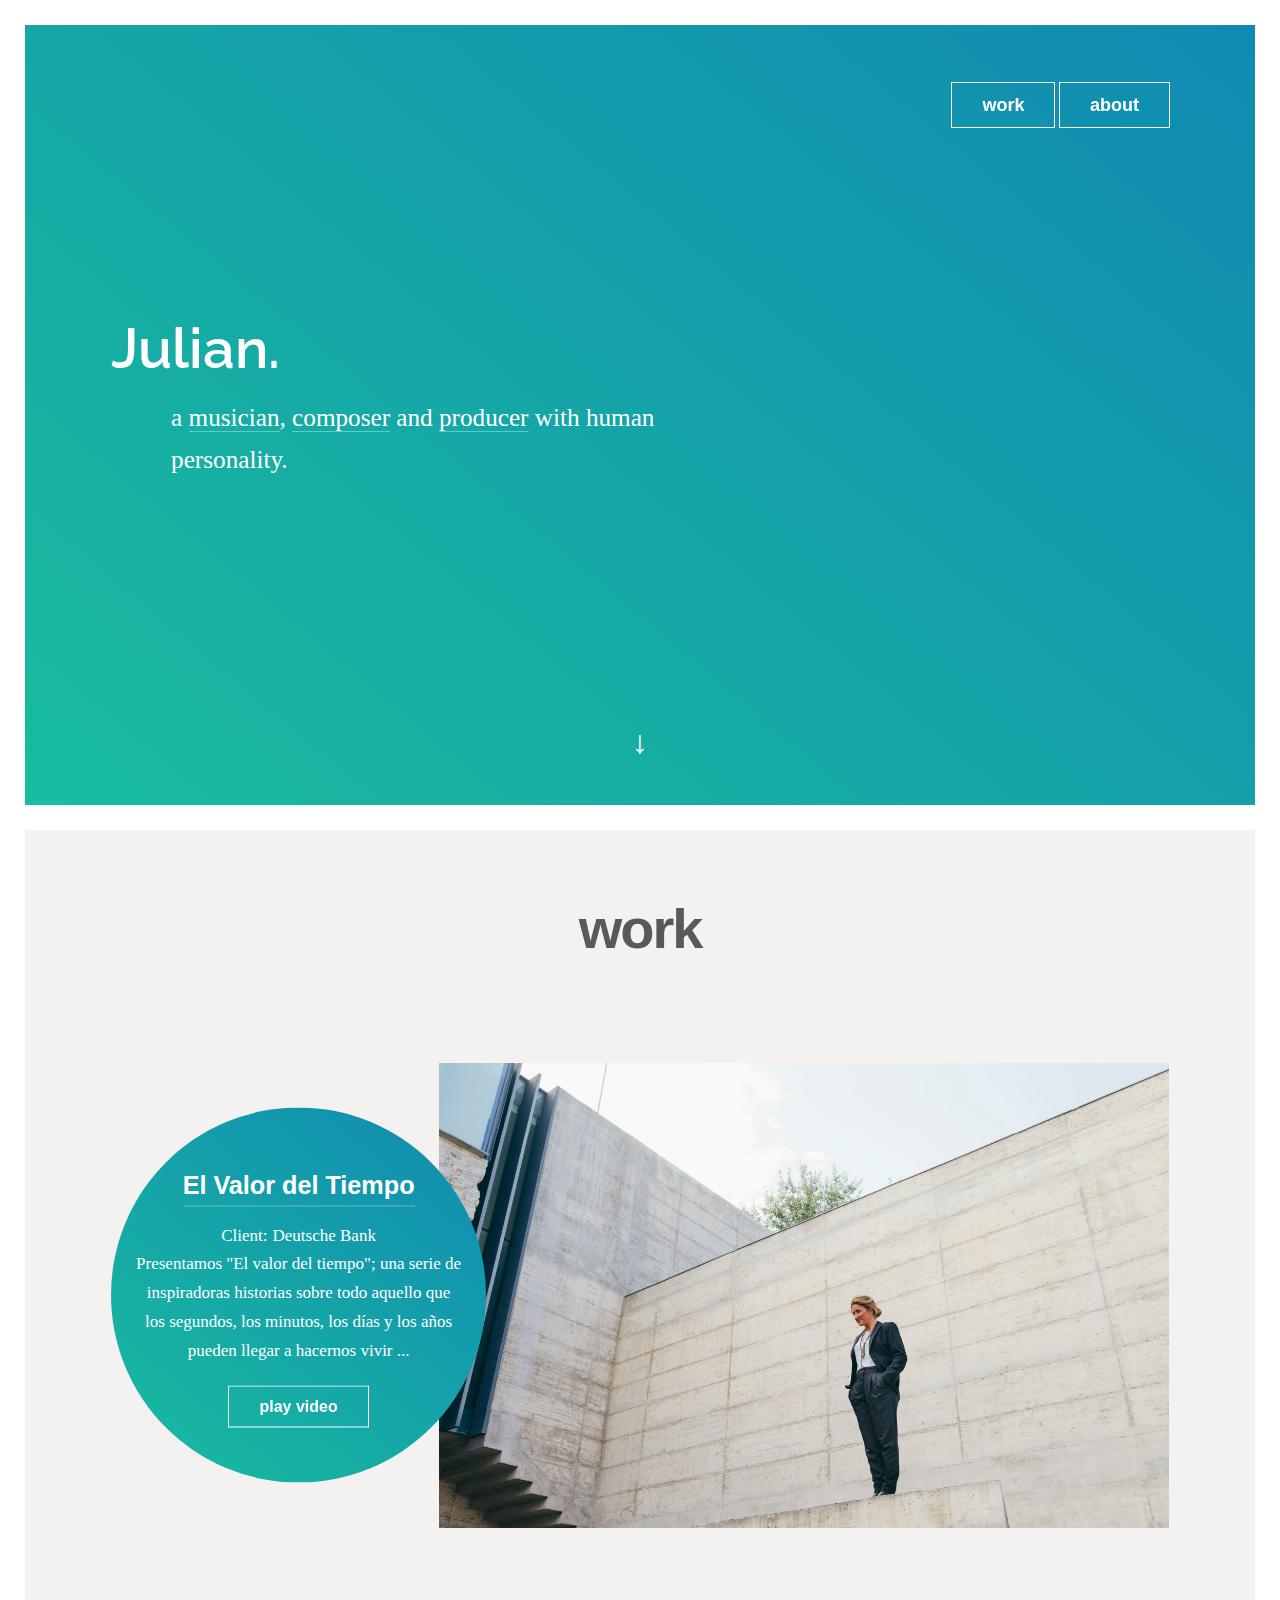
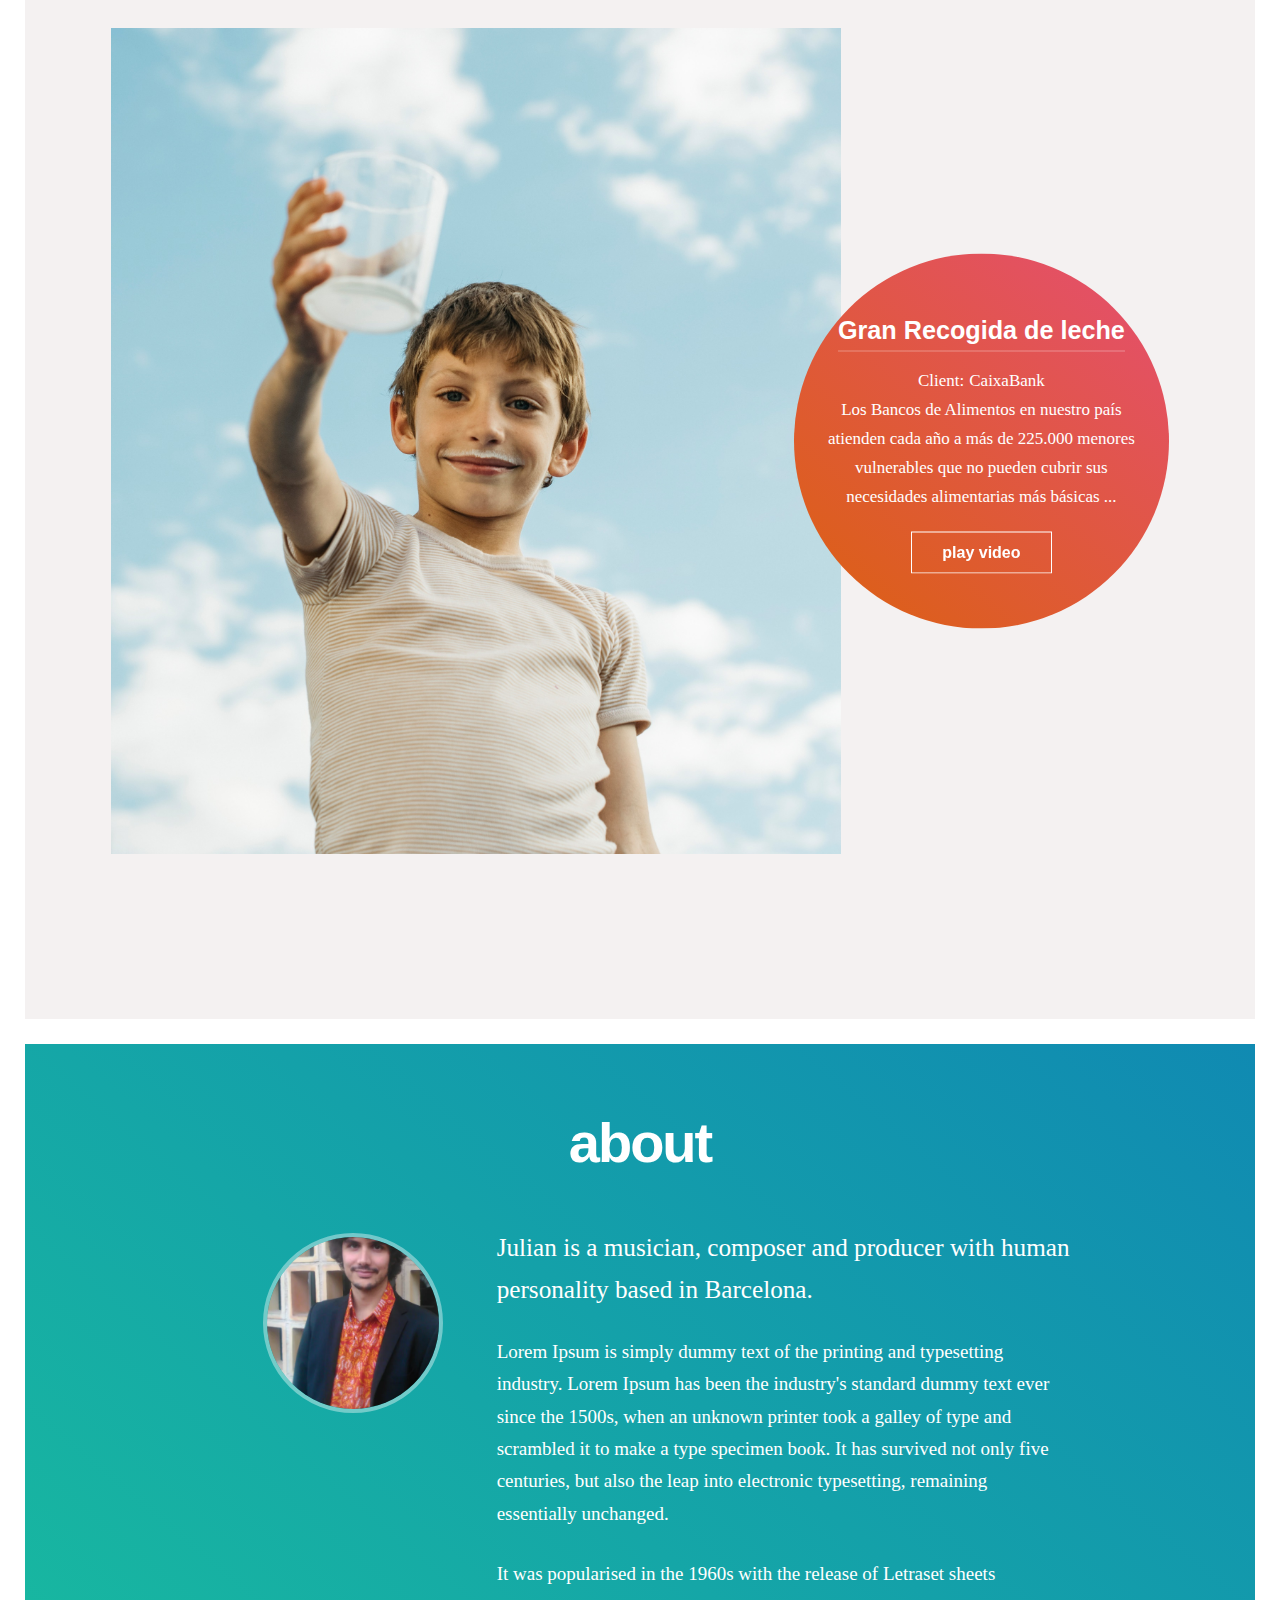
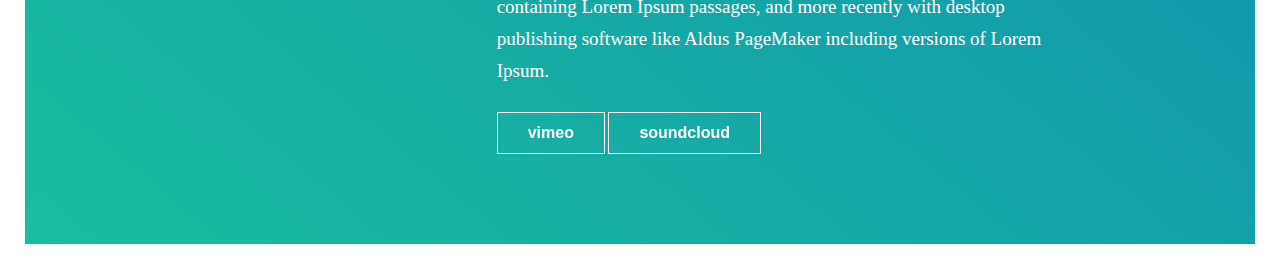
<file: index.html>
<!DOCTYPE html>
<html>

<head>
    <meta charset="utf-8" />
    <meta http-equiv="x-ua-compatible" content="ie=edge" />
    <meta name="viewport" content="width=device-width, initial-scale=1, shrink-to-fit=no" />
    <title>Julian Alvarez Chaia</title>
    <meta name="description" content="Julian Alvarez Chaia is a musician, composer and producer with human personality." />
    <link href="https://fonts.googleapis.com/css?family=Raleway:900&display=swap" rel="stylesheet">
    <link href="static/styles.css" rel="stylesheet">
    <!-- Global site tag (gtag.js) - Google Analytics -->
    <script async src="https://www.googletagmanager.com/gtag/js?id=UA-155720562-1"></script>
    <script>
      window.dataLayer = window.dataLayer || [];
      function gtag(){dataLayer.push(arguments);}
      gtag('js', new Date());

      gtag('config', 'UA-155720562-1');
    </script>
</head>

<body>
    <div>
        <div data-reactroot="" data-react-checksum="-1917563655">
            <!-- react-empty: 2 -->
            <div id="page">
                <main class="content">
                    <div>
                        <div class="transition-container">
                            <div>
                                <div class="header bg--gradient-primary">
                                    <canvas id="granim-canvas"></canvas>
                                    <nav class="header-nav navbar">
                                        <div class="l-container--lg">
                                            <div>
                                                <ul class="navbar-nav">
                                                    <li class="nav-item"><a class="nav-link" title="Work" href="#work">Work</a></li>
                                                    <li class="nav-item"><a class="nav-link" title="About" href="#about">About</a></li>
                                                </ul>
                                            </div>
                                        </div>
                                    </nav>
                                    <div class="header-intro">
                                        <div class="l-container--lg">
                                            <div>
                                                <h1 class="logo"><a href="/" >Julian.</a></h1></div>
                                            <h3 class="slogan f--secondary">a
                                              <span>musician</span>, <span >composer</span> and <span >producer</span> with human personality.</h3>
                                        </div>
                                    </div>
                                    <div class="header-scroll">
                                        <div class="l-container--lg">
                                            <div><a class="scroll-btn" title="Scroll Down" href="#work">Scroll Down</a></div>
                                        </div>
                                    </div>
                                </div>
                                <div id="work" class="section bg--light-grey border--top-sm cf">
                                    <div class="l-container--lg align--center">
                                        <h1 class="section-heading c--dark-grey">Work</h1>
                                        <div class="project-item align--left cf">
                                            <div class="project-image"><img src="static/project-el-valor-del-tiempo.jpg" /></div>
                                            <div class="project-info">
                                                <div class="project-info-inner">
                                                    <div>
                                                        <h3 class="f--heading f--primary">El Valor del Tiempo</h3>
                                                        <div class="f--secondary">
                                                            <p><span>Client:</span>Deutsche Bank</p>
                                                        </div>
                                                        <div class="f--secondary">
                                                            <p>Presentamos "El valor del tiempo"; una serie de inspiradoras historias sobre todo aquello que los segundos, los minutos, los días y los años pueden llegar a hacernos vivir ...</p>
                                                        </div>
                                                        <a class="btn btn--white" href="https://vimeo.com/357391874" target="_blank">Play video</a></div>
                                                </div>
                                            </div>
                                        </div>
                                        <div class="project-item align--right cf">
                                            <div class="project-image"><img src="static/recogida-leche-2019.jpg" /></div>
                                            <div class="project-info">
                                                <div class="project-info-inner">
                                                    <div>
                                                        <h3 class="f--heading f--primary">Gran Recogida de leche</h3>
                                                        <div class="f--secondary">
                                                            <p><span>Client:</span>CaixaBank</p>
                                                        </div>
                                                        <div class="f--secondary">
                                                            <p>Los Bancos de Alimentos en nuestro país atienden cada año a más de 225.000 menores vulnerables que no pueden cubrir sus necesidades alimentarias más básicas ...</p>
                                                        </div>
                                                        <a class="btn btn--white" href="https://vimeo.com/357391181" target="_blank">Play video</a></div>
                                                </div>
                                            </div>
                                        </div>
                                    </div>
                                </div>
                                <div id="about" class="section border--top-sm bg--gradient-primary">
                                    <div class="l-container--sm">
                                        <h1 class="section-heading c--white">About</h1>
                                        <div class="about-content flex-grid">
                                            <div class="about-image col-flex--1">
                                                <div class="circular-image"><img src="static/profile.webp" /></div>
                                            </div>
                                            <div class="about-bio col-flex--2">
                                                <h3 class="f--secondary">Julian is a musician, composer and producer with human personality based in Barcelona.</h3>
                                                <div class="f--secondary">
                                                    <p>Lorem Ipsum is simply dummy text of the printing and typesetting industry. Lorem Ipsum has been the industry's standard dummy text ever since the 1500s, when an unknown printer took a galley of type and scrambled it to make a type specimen book. It has survived not only five centuries, but also the leap into electronic typesetting, remaining essentially unchanged.</p>
                                                    <p>It was popularised in the 1960s with the release of Letraset sheets containing Lorem Ipsum passages, and more recently with desktop publishing software like Aldus PageMaker including versions of Lorem Ipsum.</p>
                                                </div>
                                                <a href="https://vimeo.com/jaccomp" target="_blank" class="btn btn--white">Vimeo</a>
                                                <a href="https://soundcloud.com/julian_alvarez" target="_blank" class="btn btn--white">Soundcloud</a>
                                            </div>
                                        </div>
                                    </div>
                                </div>
                            </div>
                        </div>
                    </div>
                </main>
            </div>
        </div>
    </div>
</body>
</html>
</file>
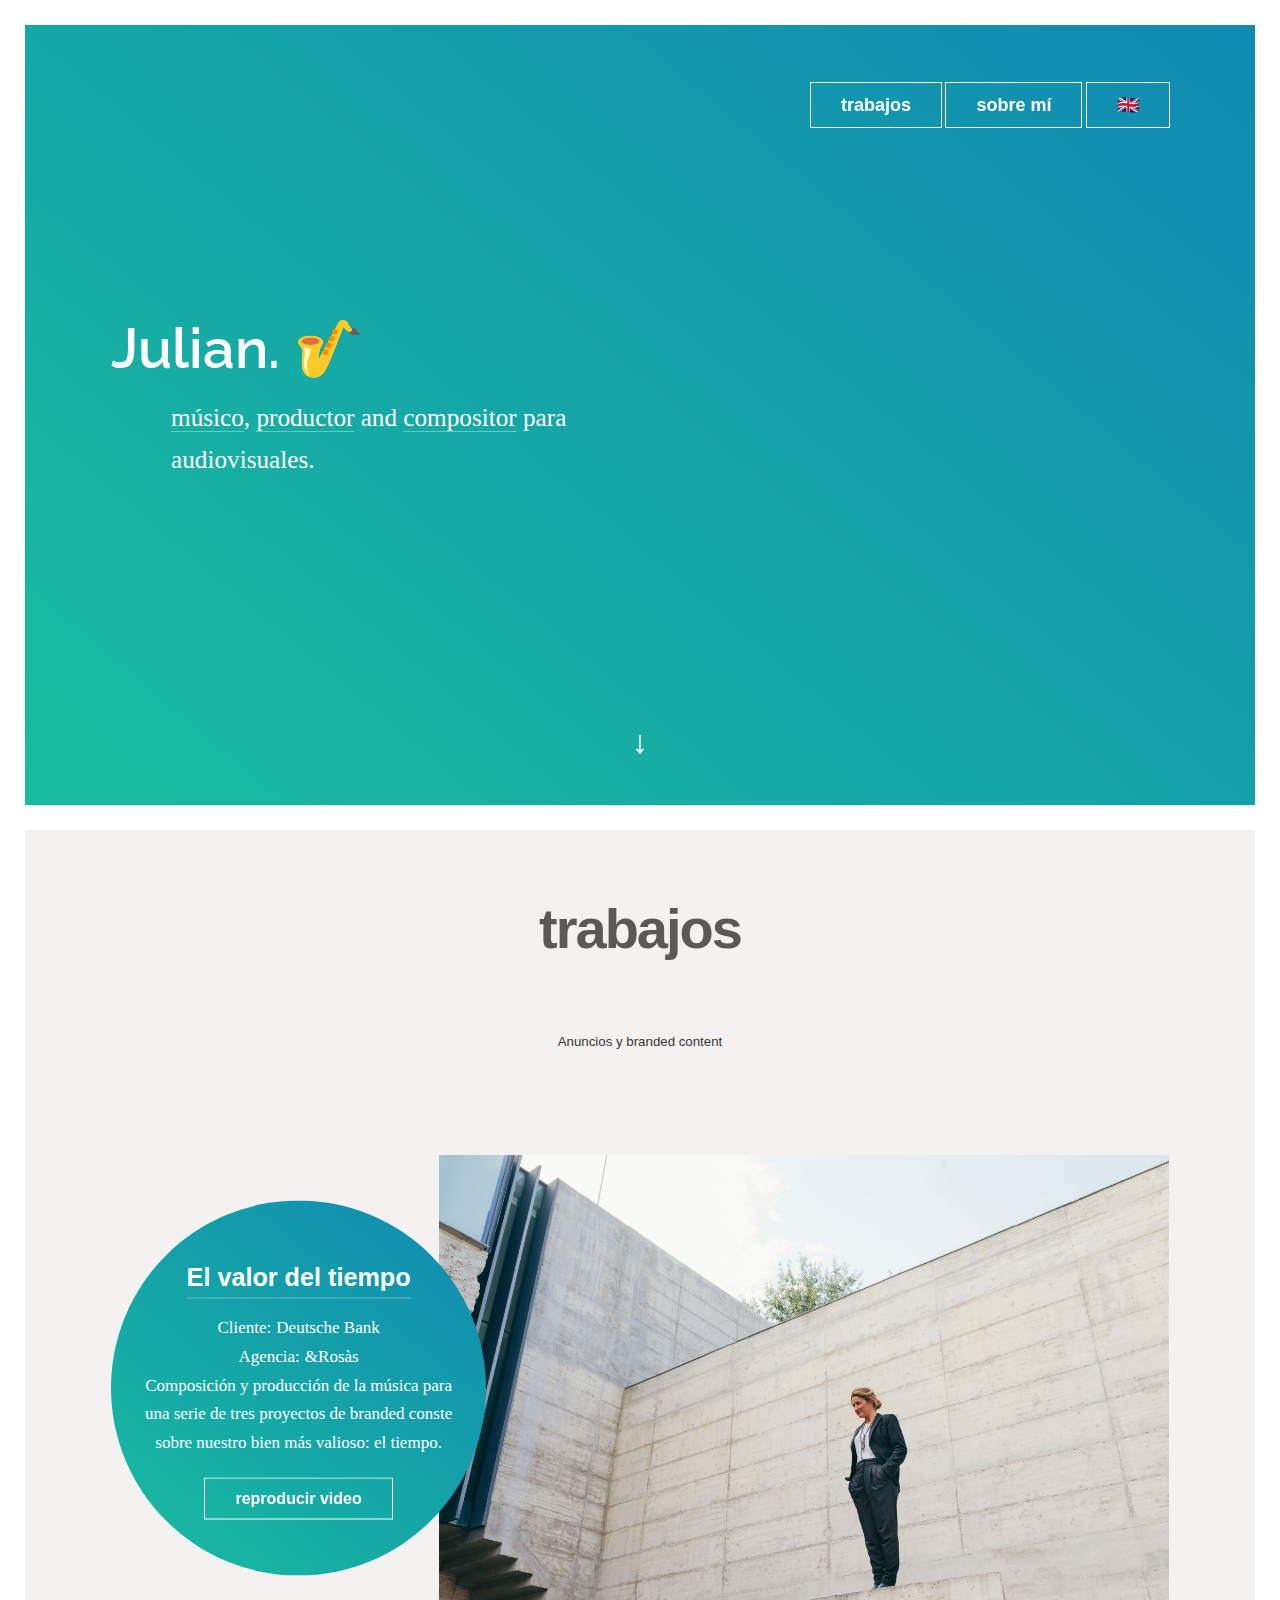
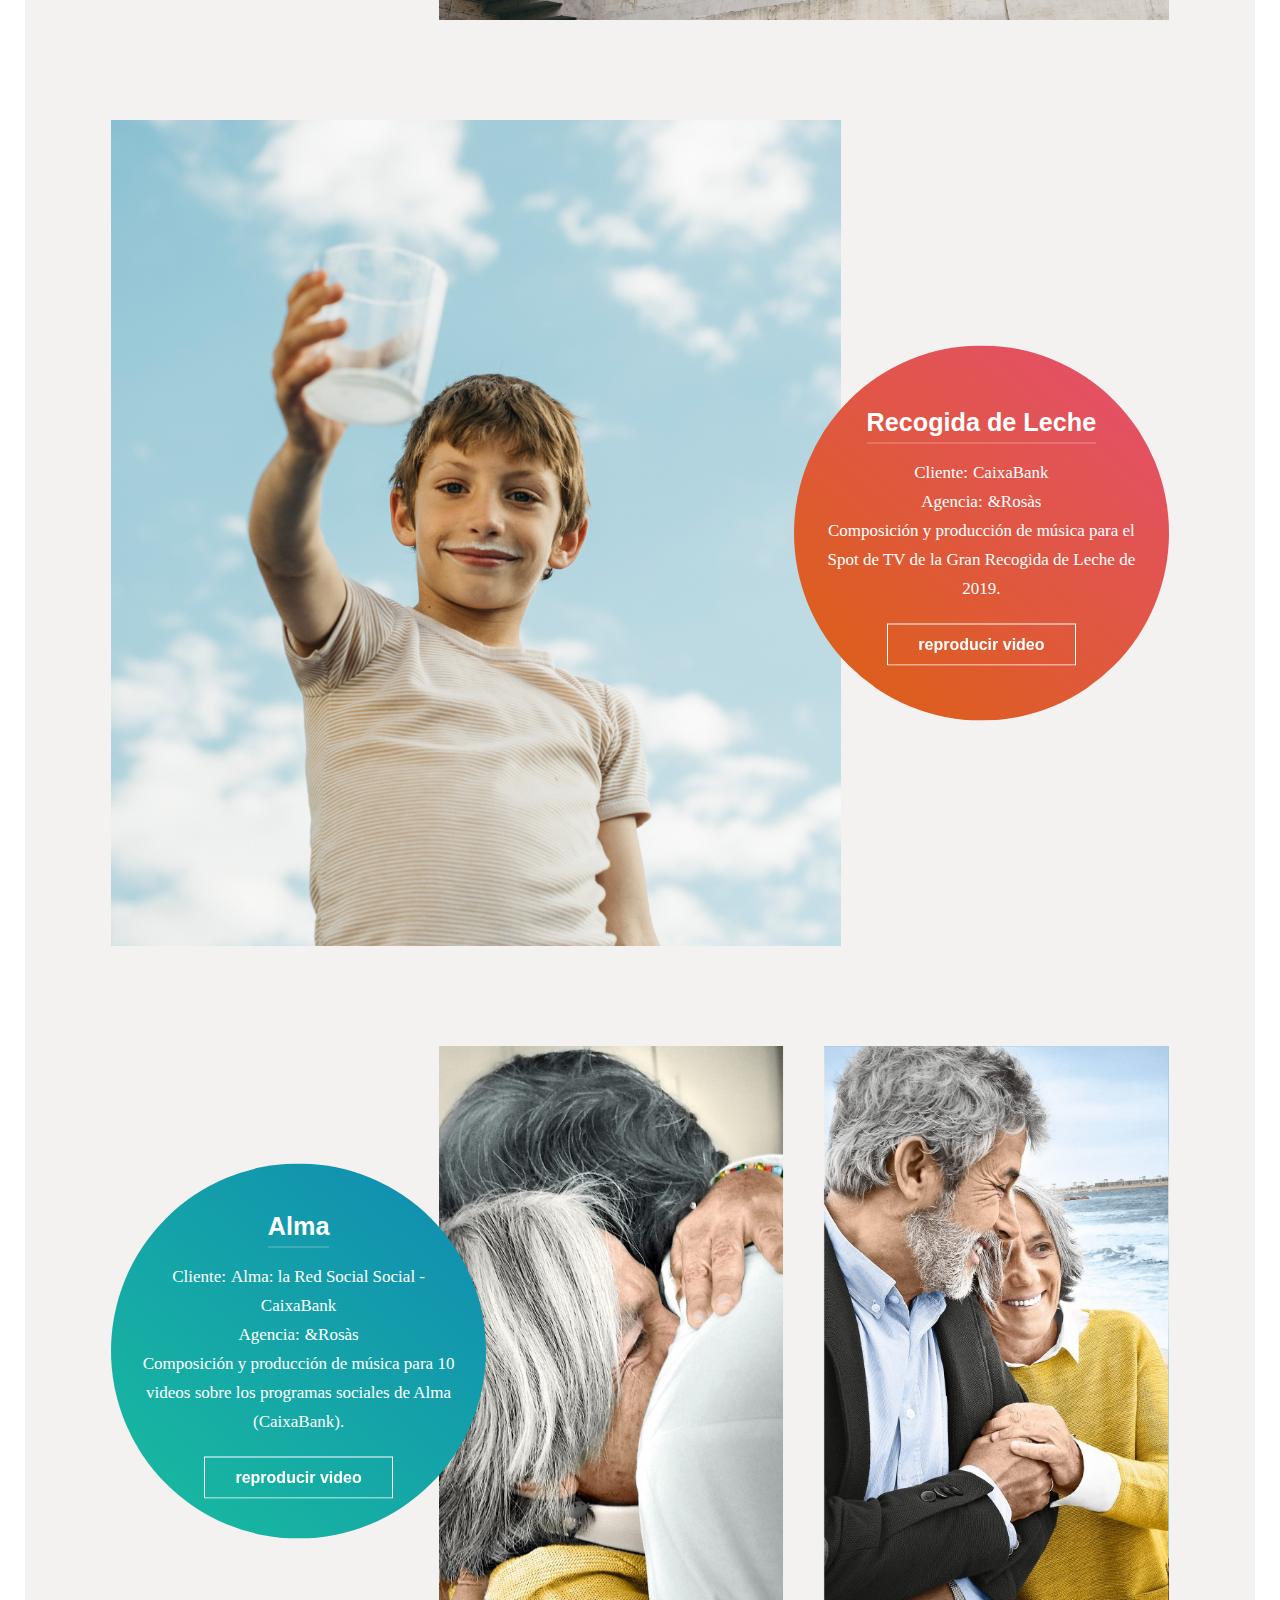
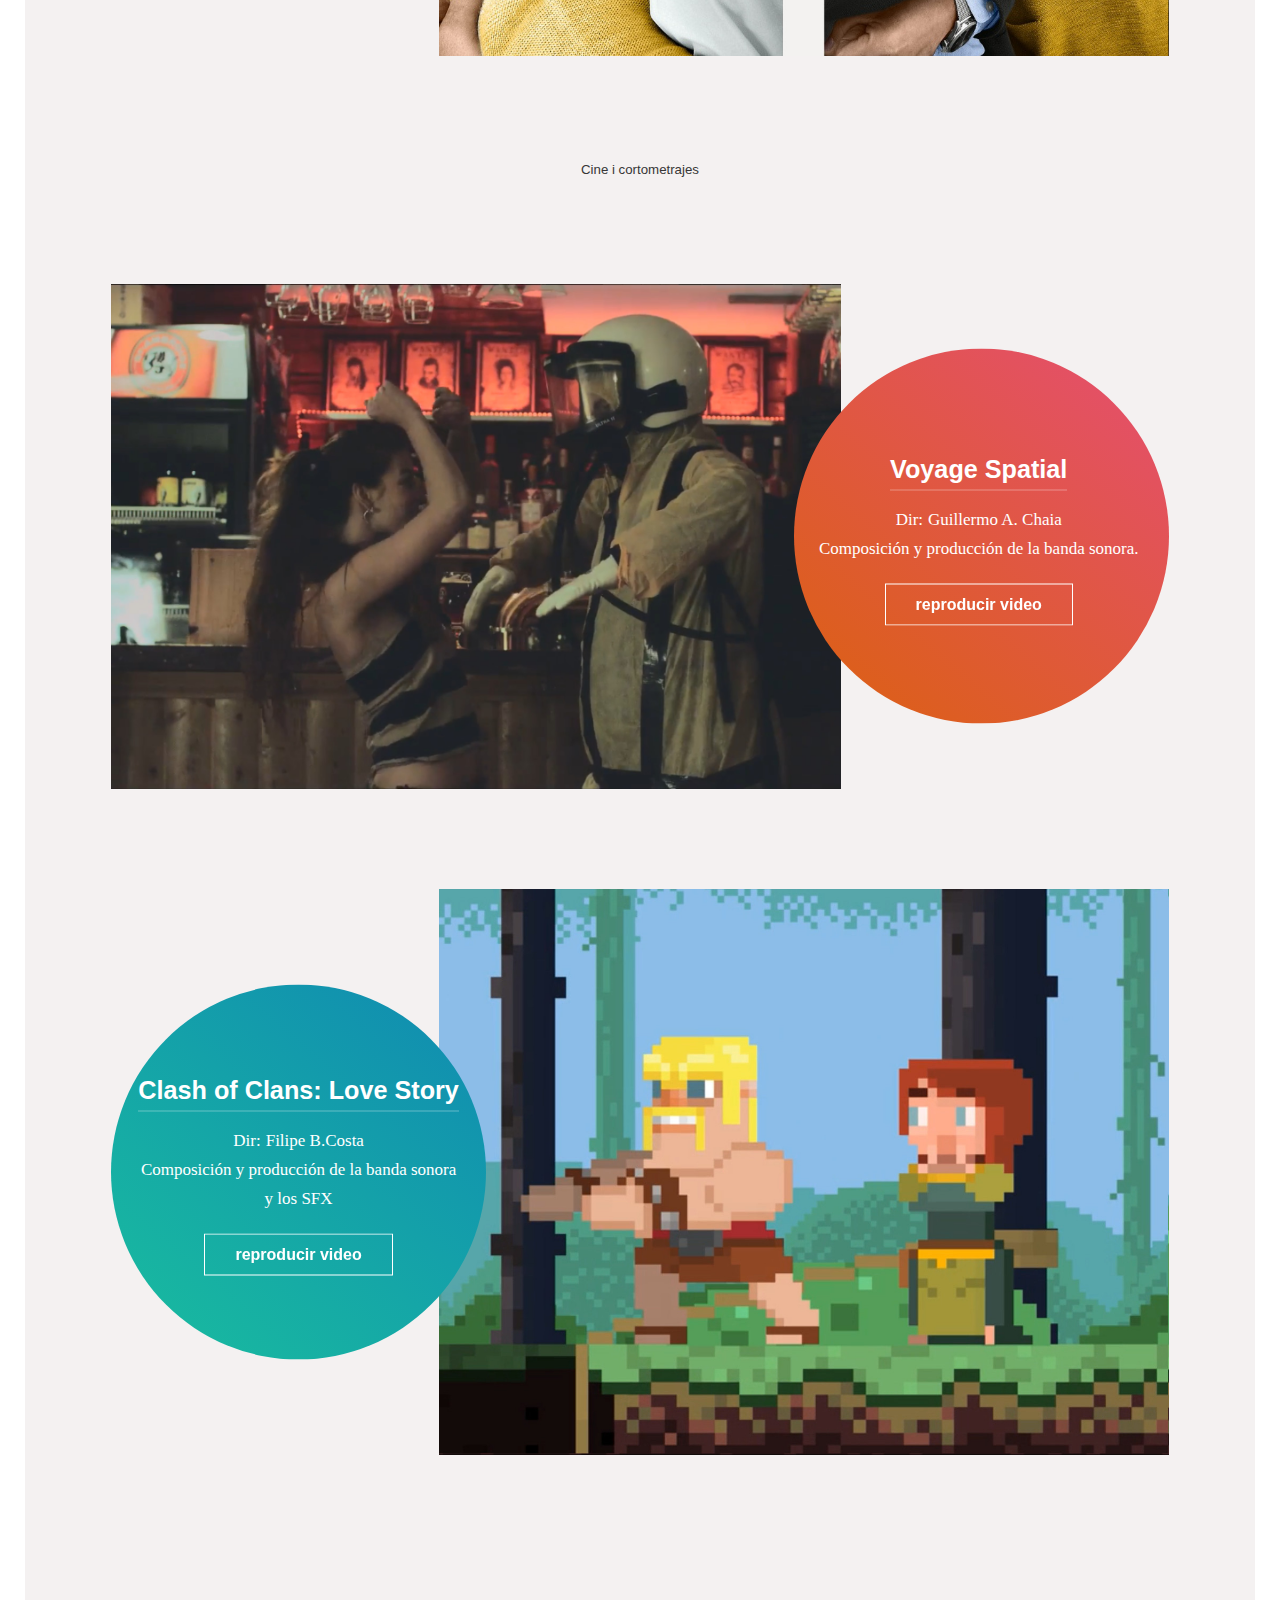
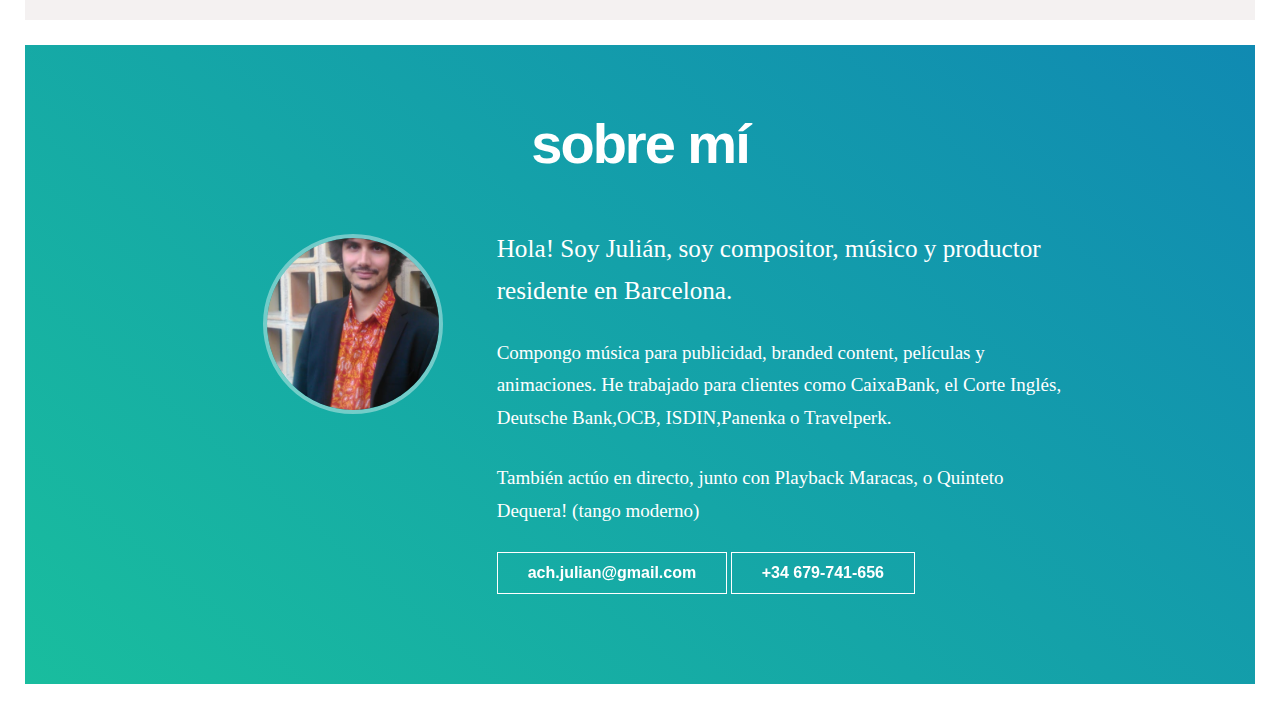
<file: es/index.html>
<!DOCTYPE html>
<html>

<head>
    <meta charset="utf-8"/>
    <meta http-equiv="x-ua-compatible" content="ie=edge"/>
    <meta name="viewport" content="width=device-width, initial-scale=1, shrink-to-fit=no"/>
    <title>Julian Alvarez Chaia 🎷</title>
    <meta name="description"
          content="Julian Alvarez Chaia - músico, productor y compositor para audiovisuales"/>
    <link href="https://fonts.googleapis.com/css?family=Raleway:900&display=swap" rel="stylesheet">
    <link href="/static/styles.css" rel="stylesheet">
    <!-- Global site tag (gtag.js) - Google Analytics -->
    <script async src="https://www.googletagmanager.com/gtag/js?id=UA-155720562-1"></script>
    <script>
        window.dataLayer = window.dataLayer || [];

        function gtag() {
            dataLayer.push(arguments);
        }

        gtag('js', new Date());

        gtag('config', 'UA-155720562-1');
    </script>
</head>

<body>
<div>
    <div>
        <div id="page">
            <main class="content">
                <div>
                    <div class="transition-container">
                        <div>
                            <div class="header bg--gradient-primary">
                                <canvas id="granim-canvas"></canvas>
                                <nav class="header-nav navbar">
                                    <div class="l-container--lg">
                                        <div>
                                            <ul class="navbar-nav">
                                                <li class="nav-item"><a class="nav-link" title="Trabajos"
                                                                        href="#trabajos">Trabajos</a></li>
                                                <li class="nav-item"><a class="nav-link" title="Sobre mí"
                                                                        href="#sobre-mí">Sobre mí</a></li>
                                                <li class="nav-item"><a class="nav-link" title="English"
                                                                        href="/">🇬🇧</a></li>
                                            </ul>
                                        </div>
                                    </div>
                                </nav>
                                <div class="header-intro">
                                    <div class="l-container--lg">
                                        <div>
                                            <h1 class="logo"><a href="/">Julian. 🎷</a></h1></div>
                                        <h3 class="slogan f--secondary">
                                            <span>músico</span>, <span>productor</span> and <span>compositor</span> para
                                            audiovisuales.</h3>
                                    </div>
                                </div>
                                <div class="header-scroll">
                                    <div class="l-container--lg">
                                        <div><a class="scroll-btn" title="Desplazarse hacia abajo" href="#trabajos">Desplazarse
                                            hacia abajo</a>
                                        </div>
                                    </div>
                                </div>
                            </div>
                            <div id="trabajos" class="section bg--light-grey border--top-sm cf">
                                <div class="l-container--lg align--center">
                                    <h1 class="section-heading c--dark-grey">Trabajos</h1>
                                    <h5>Anuncios y branded content</h5>
                                    <div class="project-item align--left cf">
                                        <div class="project-image"><img src="/static/project-el-valor-del-tiempo.jpg"/>
                                        </div>
                                        <div class="project-info">
                                            <div class="project-info-inner">
                                                <div>
                                                    <h3 class="f--heading f--primary">El valor del tiempo</h3>
                                                    <div class="f--secondary">
                                                        <p><span>Cliente:</span>Deutsche Bank</p>
                                                    </div>
                                                    <div class="f--secondary">
                                                        <p><span>Agencia:</span>&Rosàs</p>
                                                    </div>
                                                    <div class="f--secondary">
                                                        <p>Composición y producción de la música para una serie de tres
                                                            proyectos de branded conste sobre nuestro bien más valioso:
                                                            el tiempo.</p>
                                                    </div>
                                                    <a class="btn btn--white" href="https://vimeo.com/357391874"
                                                       target="_blank">Reproducir video</a></div>
                                            </div>
                                        </div>
                                    </div>
                                    <div class="project-item align--right cf">
                                        <div class="project-image"><img src="/static/recogida-leche-2019.jpg"/></div>
                                        <div class="project-info">
                                            <div class="project-info-inner">
                                                <div>
                                                    <h3 class="f--heading f--primary">Recogida de Leche</h3>
                                                    <div class="f--secondary">
                                                        <p><span>Cliente:</span>CaixaBank</p>
                                                    </div>
                                                    <div class="f--secondary">
                                                        <p><span>Agencia:</span>&Rosàs</p>
                                                    </div>
                                                    <div class="f--secondary">
                                                        <p>Composición y producción de música para el Spot de TV de la
                                                            Gran Recogida de Leche de 2019.</p>
                                                    </div>
                                                    <a class="btn btn--white" href="https://vimeo.com/357391181"
                                                       target="_blank">Reproducir video</a></div>
                                            </div>
                                        </div>
                                    </div>
                                    <div class="project-item align--left cf">
                                        <div class="project-image"><img src="/static/alma-la-caixa.jpg"/></div>
                                        <div class="project-info">
                                            <div class="project-info-inner">
                                                <div>
                                                    <h3 class="f--heading f--primary">Alma</h3>
                                                    <div class="f--secondary">
                                                        <p><span>Cliente:</span>Alma: la Red Social Social - CaixaBank
                                                        </p>
                                                    </div>
                                                    <div class="f--secondary">
                                                        <p><span>Agencia:</span>&Rosàs</p>
                                                    </div>
                                                    <div class="f--secondary">
                                                        <p>Composición y producción de música para 10 videos sobre los
                                                            programas sociales de Alma (CaixaBank).</p>
                                                    </div>
                                                    <a class="btn btn--white" href="https://vimeo.com/357391008"
                                                       target="_blank">Reproducir video</a></div>
                                            </div>
                                        </div>
                                    </div>
                                    <h5>Cine i cortometrajes</h5>
                                    <div class="project-item align--right cf">
                                        <div class="project-image"><img src="/static/voyage-spatial.jpg"/></div>
                                        <div class="project-info">
                                            <div class="project-info-inner">
                                                <div>
                                                    <h3 class="f--heading f--primary">Voyage Spatial</h3>
                                                    <div class="f--secondary">
                                                        <p><span>Dir:</span>Guillermo A. Chaia</p>
                                                    </div>
                                                    <div class="f--secondary">
                                                        <p>Composición y producción de la banda sonora.</p>
                                                    </div>
                                                    <a class="btn btn--white" href="https://vimeo.com/168613088"
                                                       target="_blank">Reproducir video</a></div>
                                            </div>
                                        </div>
                                    </div>
                                    <div class="project-item align--left cf">
                                        <div class="project-image"><img src="/static/clash-of-clans-love-story.jpg"/>
                                        </div>
                                        <div class="project-info">
                                            <div class="project-info-inner">
                                                <div>
                                                    <h3 class="f--heading f--primary">Clash of Clans: Love Story</h3>
                                                    <div class="f--secondary">
                                                        <p><span>Dir:</span>Filipe B.Costa</p>
                                                    </div>
                                                    <div class="f--secondary">
                                                        <p>Composición y producción de la banda sonora y los SFX</p>
                                                    </div>
                                                    <a class="btn btn--white" href="https://vimeo.com/145078877"
                                                       target="_blank">Reproducir video</a>
                                                </div>
                                            </div>
                                        </div>
                                    </div>
                                </div>
                            </div>
                            <div id="sobre-mí" class="section border--top-sm bg--gradient-primary">
                                <div class="l-container--sm">
                                    <h1 class="section-heading c--white">Sobre mí</h1>
                                    <div class="about-content flex-grid">
                                        <div class="about-image col-flex--1">
                                            <div class="circular-image"><img src="/static/profile.jpeg"/></div>
                                        </div>
                                        <div class="about-bio col-flex--2">
                                            <h3 class="f--secondary">Hola! Soy Julián, soy compositor, músico y
                                                productor residente en Barcelona.
                                            </h3>
                                            <div class="f--secondary">
                                                <p>Compongo música para publicidad, branded content, películas y
                                                    animaciones. He trabajado para clientes como CaixaBank, el Corte
                                                    Inglés, Deutsche Bank,OCB, ISDIN,Panenka o Travelperk.</p>
                                                <p>También actúo en directo, junto con Playback Maracas, o Quinteto
                                                    Dequera! (tango moderno)</p>
                                            </div>
                                            <a href="mailto:ach.julian@gmail.com" target="_blank"
                                               class="btn btn--white">ach.julian@gmail.com</a>
                                            <a href="tel:+34-679-741-656" target="_blank" class="btn btn--white">+34
                                                679-741-656</a>
                                        </div>
                                    </div>
                                </div>
                            </div>
                        </div>
                    </div>
                </div>
            </main>
        </div>
    </div>
</div>
</body>
</html>
</file>
<file: static/styles.css>
/*! normalize.css v7.0.0 | MIT License | github.com/necolas/normalize.css */

html {
    line-height: 1.15;
    -ms-text-size-adjust: 100%;
    -webkit-text-size-adjust: 100%;
    box-sizing: border-box
}

*,
:after,
:before {
    box-sizing: inherit
}

article,
aside,
footer,
header,
nav,
section {
    display: block
}

.section .section-heading,
h1 {
    font-size: 2em;
    margin: .67em 0
}

figcaption,
figure,
main {
    display: block
}

hr {
    box-sizing: content-box;
    height: 0;
    overflow: visible
}

pre {
    font-family: monospace, monospace;
    font-size: 1em
}

a {
    background-color: transparent;
    -webkit-text-decoration-skip: objects
}

abbr[title] {
    border-bottom: none;
    text-decoration: underline;
    text-decoration: underline dotted
}

b,
strong {
    font-weight: inherit;
    font-weight: bolder
}

code,
kbd,
samp {
    font-family: monospace, monospace;
    font-size: 1em
}

dfn {
    font-style: italic
}

mark {
    background-color: #ff0;
    color: #000
}

small {
    font-size: 80%
}

sub,
sup {
    font-size: 75%;
    line-height: 0;
    position: relative;
    vertical-align: baseline
}

sub {
    bottom: -.25em
}

sup {
    top: -.5em
}

audio,
video {
    display: inline-block
}

audio:not([controls]) {
    display: none;
    height: 0
}

img {
    border-style: none
}

svg:not(:root) {
    overflow: hidden
}

button,
input,
optgroup,
select,
textarea {
    font-family: sans-serif;
    font-size: 100%;
    line-height: 1.15;
    margin: 0
}

button,
input {
    overflow: visible
}

button,
select {
    text-transform: none
}

[type=reset],
[type=submit],
button,
html [type=button] {
    -webkit-appearance: button
}

[type=button]::-moz-focus-inner,
[type=reset]::-moz-focus-inner,
[type=submit]::-moz-focus-inner,
button::-moz-focus-inner {
    border-style: none;
    padding: 0
}

[type=button]:-moz-focusring,
[type=reset]:-moz-focusring,
[type=submit]:-moz-focusring,
button:-moz-focusring {
    outline: 1px dotted ButtonText
}

fieldset {
    padding: .35em .75em .625em
}

legend {
    box-sizing: border-box;
    color: inherit;
    display: table;
    max-width: 100%;
    padding: 0;
    white-space: normal
}

progress {
    display: inline-block;
    vertical-align: baseline
}

textarea {
    overflow: auto
}

[type=checkbox],
[type=radio] {
    box-sizing: border-box;
    padding: 0
}

[type=number]::-webkit-inner-spin-button,
[type=number]::-webkit-outer-spin-button {
    height: auto
}

[type=search] {
    -webkit-appearance: textfield;
    outline-offset: -2px
}

[type=search]::-webkit-search-cancel-button,
[type=search]::-webkit-search-decoration {
    -webkit-appearance: none
}

::-webkit-file-upload-button {
    -webkit-appearance: button;
    font: inherit
}

details,
menu {
    display: block
}

summary {
    display: list-item
}

canvas {
    display: inline-block
}

[hidden],
template {
    display: none
}

* {
    margin: 0;
    padding: 0;
    border: 0;
    vertical-align: baseline
}

*,
:after,
:before {
    -moz-box-sizing: border-box;
    -ms-box-sizing: border-box;
    -webkit-box-sizing: border-box;
    box-sizing: border-box
}

html {
    font-size: 100%;
    -moz-osx-font-smoothing: grayscale;
    -webkit-font-smoothing: antialiased
}

body {
    margin: 0;
    line-height: 1.7em;
    font-family: Arial, Lucida Grande, sans-serif;
    font-size: 16px;
    font-size: 1rem;
    color: #363636;
    background: #fff;
    border: 0 solid #fff
}

@media only screen and (min-width: 768px) {
    body {
        border-width: 25px
    }
}

img {
    display: block;
    max-width: 100%;
    height: auto;
    -ms-interpolation-mode: bicubic;
    -moz-user-drag: -moz-none;
    -webkit-user-drag: none;
    user-drag: none
}

a {
    text-decoration: none;
    color: #5c5858;
    font-weight: 600;
    transition: all .4s cubic-bezier(.55, .085, 0, .99)
}

a:hover {
    color: #000
}

figure {
    position: relative;
    margin: 0
}

p {
    line-height: 1.7em
}

p + p {
    margin-top: 1.5em
}

dl,
ol,
ul {
    margin-bottom: 1.7em
}

ol,
ul {
    padding: 0
}

li ol,
li ul,
ol,
ul {
    margin: 0
}

input[type=email],
input[type=password],
input[type=submit],
input[type=text],
select,
textarea {
    display: block;
    border-radius: 0;
    -webkit-appearance: none;
    -moz-appearance: none;
    appearance: none
}

.h1,
.h2,
.h3,
.h4,
.h5,
.h6,
.section .section-heading,
h1,
h2,
h3,
h4,
h5,
h6 {
    display: block;
    font-weight: 400
}

.element-invisible {
    position: absolute !important;
    clip: rect(1px 1px 1px 1px);
    clip: rect(1px, 1px, 1px, 1px);
    overflow: hidden;
    height: 1px;
    width: 1px
}

.align--left {
    text-align: left
}

.align--right {
    text-align: right
}

.align--center {
    text-align: center
}

.cf:after {
    clear: both
}

.cf:after,
.cf:before {
    content: " ";
    display: table
}

.link-whole-area {
    position: absolute;
    z-index: 666;
    text-indent: -999em;
    width: 100%;
    height: 100%;
    top: 0;
    left: 0;
    border: none !important
}

.screen-reader-text {
    position: absolute !important;
    height: 1px;
    width: 1px;
    overflow: hidden;
    clip: rect(1px 1px 1px 1px);
    clip: rect(1px, 1px, 1px, 1px)
}

.b-lazy,
.lazysizes {
    max-width: 100%;
    opacity: 0;
    transition: opacity .6s cubic-bezier(.55, .085, 0, .99)
}

.b-lazy.b-loaded,
.b-lazy.lazyloaded,
.b-lazy.loaded,
.lazysizes.b-loaded,
.lazysizes.lazyloaded,
.lazysizes.loaded,
.no-js .b-lazy,
.no-js .lazyload,
.no-js .lazysizes {
    opacity: 1
}

.bg--light-grey {
    background-color: #f4f1f1
}

.bg--grey {
    background-color: #5c5858
}

.bg--white {
    background-color: #fff
}

.bg--gradient-primary,
.project-item.align--left .project-info .project-info-inner {
    background: -moz-linear-gradient(50deg, #19bd9e 0, #108ab2 100%);
    background: -webkit-linear-gradient(50deg, #19bd9e, #108ab2);
    background: -ms-linear-gradient(50deg, #19bd9e 0, #108ab2 100%)
}

.bg--gradient-secondary,
.project-item.align--right .project-info .project-info-inner {
    background: -moz-linear-gradient(50deg, #db610f 0, #e54e72 100%);
    background: -webkit-linear-gradient(50deg, #db610f, #e54e72);
    background: -ms-linear-gradient(50deg, #db610f 0, #e54e72 100%)
}

.border--top-sm {
    border-top: 0 solid #fff
}

@media only screen and (min-width: 768px) {
    .border--top-sm {
        border-width: 25px
    }
}

.border--bottom-sm {
    border-bottom: 0 solid #fff
}

@media only screen and (min-width: 768px) {
    .border--bottom-sm {
        border-width: 25px
    }
}

.c--white {
    color: #fff
}

.btn,
.c--dark-grey {
    color: #5c5858
}

.btn {
    font-family: SofiaPro, Arial, Lucida Grande, sans-serif;
    background-color: transparent;
    font-weight: 600;
    display: inline-block;
    border: 1px solid rgba(92, 88, 88, .65);
    padding: 10px 20px;
    font-size: 14px;
    font-size: .875rem;
    line-height: 14px;
    line-height: .875rem;
    text-transform: lowercase;
    -webkit-transform: translateZ(0);
    -webkit-backface-visibility: hidden;
    cursor: pointer;
    transition: all .4s cubic-bezier(.55, .085, 0, .99);
    border-radius: 0
}

@media only screen and (min-width: 768px) {
    .btn {
        font-size: 16px;
        font-size: 1rem;
        line-height: 16px;
        line-height: 1rem;
        padding: 12px 30px
    }
}

.btn:focus,
.btn:hover {
    background-color: #5c5858;
    color: #fff;
    border-color: #5c5858;
    outline: 0
}

.btn.btn--white {
    border-color: #fff;
    color: #fff
}

.btn.btn--white:focus,
.btn.btn--white:hover {
    color: #5c5858;
    border-color: #fff;
    background-color: #fff
}

.flex-grid {
    display: block
}

@media only screen and (min-width: 768px) {
    .flex-grid {
        display: flex;
        flex-flow: row wrap;
        flex-wrap: wrap
    }
}

.flex-grid .col-flex--1 {
    flex: 1
}

.flex-grid .col-flex--2 {
    flex: 2
}

.flex-grid .col-flex--2-half {
    flex: 2.5
}

.flex-grid .col-flex--3 {
    flex: 3
}

.flex-align--center {
    align-items: center
}

.hide-true {
    visibility: hidden;
    opacity: 0;
    max-height: 0;
    transition: all .5s cubic-bezier(.55, .085, 0, .99)
}

.hide-false {
    visibility: visible;
    opacity: 1;
    max-height: 9999px;
    transition: all .7s cubic-bezier(.55, .085, 0, .99)
}

[data-icon]:before {
    content: attr(data-icon)
}

.icon-graphic-line:before {
    content: "a"
}

.icon-scroll-down:before,
.scroll-btn:before {
    content: "↓"
}

.icon-linkedin:before {
    content: "c"
}

.icon-email:before {
    content: "d"
}

.icon-arrow-right-2:before {
    content: "e"
}

.icon-arrow-right:before {
    content: "f"
}

.icon-graphic-line-2:before {
    content: "h"
}

.section .section-heading,
h1 {
    margin: 0;
    font-size: 40px;
    font-size: 2.5rem;
    line-height: 50px;
    line-height: 3.125rem
}

@media only screen and (min-width: 540px) {
    .section .section-heading,
    h1 {
        font-size: 56px;
        font-size: 3.5rem;
        line-height: 68px;
        line-height: 4.25rem
    }
}

h2 {
    font-size: 28px;
    font-size: 1.75rem;
    line-height: 36px;
    line-height: 2.25rem
}

@media only screen and (min-width: 768px) {
    h2 {
        font-size: 40px;
        font-size: 2.5rem;
        line-height: 50px;
        line-height: 3.125rem
    }
}

h3 {
    font-size: 21px;
    font-size: 1.3125rem;
    line-height: 30px;
    line-height: 1.875rem
}

@media only screen and (min-width: 768px) {
    h3 {
        font-size: 30px;
        font-size: 1.575rem;
        line-height: 42px;
        line-height: 2.625rem
    }
}

h4 {
    font-size: 19px;
    font-size: 1.1875rem;
    line-height: 26px;
    line-height: 1.625rem
}

@media only screen and (min-width: 540px) {
    h4 {
        font-size: 24px;
        font-size: 1.5rem;
        line-height: 34px;
        line-height: 2.125rem
    }
}

.f--heading {
    font-weight: 600
}

.f--primary {
    font-family: SofiaPro, Arial, Lucida Grande, sans-serif
}

.entry-body,
.f--secondary {
    font-family: FreightText Pro, serif
}

.entry-body .section .section-heading,
.entry-body h1,
.entry-body h2,
.entry-body h3,
.entry-body h4,
.section .entry-body .section-heading {
    font-family: SofiaPro, Arial, Lucida Grande, sans-serif;
    font-weight: 600;
    margin: 45px 0 10px;
    letter-spacing: -1px
}

.entry-body a:not(.btn) {
    color: #363636;
    border-bottom: 1px solid rgba(92, 88, 88, .4)
}

.entry-body a:not(.btn):hover {
    color: #000
}

.entry-body p {
    font-size: 18px;
    font-size: 1.125rem
}

@media only screen and (min-width: 768px) {
    .entry-body p {
        font-size: 21px;
        font-size: 1.3125rem
    }
}

.entry-body p + p {
    margin-top: 25px
}

.entry-body ol,
.entry-body ul {
    text-align: left;
    margin: 25px 0;
    padding-left: 25px
}

.entry-body ol li,
.entry-body ul li {
    font-size: 18px;
    font-size: 1.125rem;
    line-height: 1.7em
}

@media only screen and (min-width: 540px) {
    .entry-body ol li,
    .entry-body ul li {
        font-size: 21px;
        font-size: 1.3125rem
    }
}

.entry-body ol li:before,
.entry-body ul li:before {
    color: #5c5858;
    margin-right: 10px;
    vertical-align: top
}

.entry-body code {
    padding: .2em .4em;
    margin: 0;
    font-size: 85%;
    background-color: rgba(27, 31, 35, .05);
    border-radius: 3px
}

#page {
    position: relative;
    overflow: hidden;
    width: 100%;
    min-height: 100%;
    height: auto;
    margin: 0 auto;
    padding: 0;
    zoom: 1;
    background-color: #fff
}

.l-container--lg,
.l-container--md,
.l-container--sm,
.l-container--xs {
    width: 85%;
    height: auto;
    margin: 0 auto
}

@media only screen and (min-width: 768px) {
    .l-container--lg,
    .l-container--md,
    .l-container--sm,
    .l-container--xs {
        width: 92%
    }
}

@media only screen and (min-width: 1200px) {
    .l-container--lg,
    .l-container--md,
    .l-container--sm,
    .l-container--xs {
        width: 86%
    }
}

.l-container--xs {
    max-width: 680px
}

.l-container--sm {
    max-width: 860px
}

.l-container--md {
    max-width: 1150px
}

.l-container--lg {
    max-width: 1400px
}

.row-inside--sm {
    padding: 25px 0
}

.row-inside--md,
.section {
    padding: 65px 0
}

.row-inside--lg {
    padding: 100px 0
}

.row-outside--sm {
    margin: 25px auto
}

.row-outside--md {
    margin: 65px auto
}

.row-outside--lg {
    margin: 100px auto
}

.row-outside-top--sm {
    margin-top: 25px
}

.row-outside-top--lg,
.row-outside-top--md {
    margin-top: 65px
}

@media only screen and (min-width: 768px) {
    .row-outside-top--lg {
        margin-top: 100px
    }
}

.row-outside-bottom--md,
.row-outside-bottom--sm {
    margin-bottom: 25px
}

@media only screen and (min-width: 768px) {
    .row-outside-bottom--md {
        margin-bottom: 65px
    }
}

.row-outside-bottom--lg {
    margin-bottom: 100px
}

@media (max-width: 767px) {
    .row-inside--lg,
    .row-inside--md,
    .row-inside--sm,
    .section {
        padding: 40px 0
    }
}

@media (max-width: 767px) {
    .row-outside--lg,
    .row-outside--md,
    .row-outside--sm {
        margin: 40px auto
    }
}

.header {
    position: relative;
    width: 100%;
    height: 100vh;
    max-height: 650px
}

@media only screen and (min-width: 768px) {
    .header {
        height: calc(100vh - 50px);
        max-height: 780px
    }
}

.header .slogan {
    margin-top: 15px;
    margin-left: 12px;
    max-width: 535px;
    color: #fff
}

.header .slogan span {
    line-height: 1.7em;
    border-bottom: 1px solid hsla(0, 0%, 100%, .35)
}

@media only screen and (min-width: 768px) {
    .header .slogan {
        margin-left: 60px;
        margin-bottom: 35px
    }
}

.logo {
    font-family: Raleway, sans-serif;
    position: relative;
    display: block;
    opacity: 1;
    transition: opacity .4s ease-in
}

.logo a {
    color: #fff;
    display: block
}

.logo:hover {
    opacity: .65
}

.navbar {
    position: absolute;
    width: 100%;
    right: 0;
    top: 4.5%;
    z-index: 25
}

@media only screen and (min-width: 768px) {
    .navbar {
        top: 65px
    }
}

.navbar ul.navbar-nav {
    list-style: none;
    text-align: right
}

.navbar ul.navbar-nav li {
    display: inline-block;
    color: #fff;
    text-transform: lowercase;
    margin-right: -1px;
    line-height: 30px;
    line-height: 1.875rem;
    font-size: 14px;
    font-size: .875rem;
    -webkit-backface-visibility: hidden
}

@media only screen and (min-width: 768px) {
    .navbar ul.navbar-nav li {
        line-height: 30px;
        line-height: 1.875rem;
        font-size: 18px;
        font-size: 1.125rem
    }
}

.navbar ul.navbar-nav li a {
    color: #fff;
    padding: 10px 20px;
    border: 1px solid #fff
}

@media only screen and (min-width: 768px) {
    .navbar ul.navbar-nav li a {
        padding: 12px 30px
    }
}

.navbar ul.navbar-nav li a:hover {
    background-color: #fff;
    color: #363636
}

.header-intro {
    position: relative;
    width: 100%;
    height: 100%;
    z-index: 5;
    display: flex;
    padding-top: 48%
}

@media only screen and (min-width: 768px) {
    .header-intro {
        align-items: center;
        padding-top: 0
    }
}

.header-intro .scroll-btn {
    margin-top: 28px;
    margin-left: 12px
}

@media only screen and (min-width: 768px) {
    .header-intro .scroll-btn {
        display: none
    }
}

.header-scroll {
    width: 100%;
    position: absolute;
    text-align: center;
    z-index: 99;
    bottom: 25px;
    display: none
}

@media only screen and (min-width: 768px) {
    .header-scroll {
        bottom: 40px;
        display: block
    }
}

.header-scroll .scroll-btn {
    margin: 0 auto
}

.scroll-btn {
    text-indent: -999em;
    background-color: transparent;
    overflow: hidden
}

.scroll-btn,
.scroll-btn:before {
    display: block;
    width: 36px;
    height: 36px
}

.scroll-btn:before {
    text-indent: 0;
    font-size: 32px;
    font-size: 2rem;
    color: #fff;
    transition: color .5s cubic-bezier(.55, .085, 0, .99)
}

.scroll-btn:hover:before {
    color: hsla(0, 0%, 100%, .55)
}

#granim-canvas {
    width: 100%;
    height: 100%;
    position: absolute;
    top: 0;
    left: 0;
    z-index: 0
}

.section {
    overflow: hidden
}

@media only screen and (min-width: 768px) {
    .section {
        min-height: 620px
    }
}

.section .section-heading {
    position: relative;
    font-weight: 600;
    text-transform: lowercase;
    text-align: center;
    letter-spacing: -2px;
    margin-bottom: 65px
}

.project-item {
    width: 100%;
    position: relative;
    margin: 40px 0
}

@media only screen and (min-width: 768px) {
    .project-item {
        margin: 100px 0
    }
}

.project-item .project-image {
    position: relative;
    background-color: #fff;
    z-index: 1;
    width: 100%
}

@media only screen and (min-width: 768px) {
    .project-item .project-image {
        width: 58%
    }
}

@media only screen and (min-width: 1200px) {
    .project-item .project-image {
        width: 69%
    }
}

@media only screen and (min-width: 1500px) {
    .project-item .project-image {
        width: 72%
    }
}

.project-item .project-info {
    position: relative;
    text-align: center;
    width: 255px;
    height: 255px;
    z-index: 5;
    overflow: hidden;
    margin: 0 auto;
    margin-top: 30px
}

@media only screen and (min-width: 540px) {
    .project-item .project-info {
        width: 315px;
        height: 315px
    }
}

@media only screen and (min-width: 768px) {
    .project-item .project-info {
        margin: 0;
        position: absolute;
        top: 50%;
        transform: translateY(-50%)
    }
}

@media only screen and (min-width: 1200px) {
    .project-item .project-info {
        width: 375px;
        height: 375px
    }
}

@media only screen and (min-width: 1500px) {
    .project-item .project-info {
        width: 400px;
        height: 400px
    }
}

.project-item .project-info .project-info-inner {
    align-items: center;
    text-align: center;
    border-radius: 100%;
    width: 255px;
    height: 255px;
    color: #fff;
    background-color: #5c5858;
    display: flex
}

@media only screen and (min-width: 540px) {
    .project-item .project-info .project-info-inner {
        width: 315px;
        height: 315px
    }
}

@media only screen and (min-width: 1200px) {
    .project-item .project-info .project-info-inner {
        width: 375px;
        height: 375px
    }
}

@media only screen and (min-width: 1500px) {
    .project-item .project-info .project-info-inner {
        width: 400px;
        height: 400px
    }
}

.project-item .project-info .project-info-inner > div {
    padding: 15px
}

@media only screen and (min-width: 1200px) {
    .project-item .project-info .project-info-inner > div {
        padding: 25px
    }
}

.project-item .project-info .f--heading {
    display: inline-block;
    border-bottom: 1px solid hsla(0, 0%, 100%, .35);
    margin-bottom: 15px
}

.project-item .project-info p {
    font-size: 14px;
    font-size: .875rem
}

@media only screen and (min-width: 1200px) {
    .project-item .project-info p {
        font-size: 17px;
        font-size: 1.0625rem
    }
}

.project-item .project-info span {
    margin-right: 5px
}

.project-item .project-info .btn {
    margin-top: 20px
}

@media only screen and (min-width: 768px) {
    .project-item.align--left {
        display: flex;
        flex-direction: row-reverse
    }
}

@media only screen and (min-width: 768px) {
    .project-item.align--left .project-image {
        float: right
    }
}

.project-item.align--left .project-info {
    left: 0
}

@media only screen and (min-width: 768px) {
    .project-item.align--right {
        display: flex
    }
}

.project-item.align--right .project-info {
    right: 0
}

ul.list-items {
    text-align: left
}

ul.list-items li.item {
    list-style: none;
    padding: 15px 0;
    border-top: 1px solid #f4f1f1
}

@media only screen and (min-width: 768px) {
    ul.list-items li.item {
        padding: 25px 0
    }
}

@media only screen and (min-width: 768px) {
    ul.list-items li.item .col-left {
        padding-right: 10%
    }
}

ul.list-items li.item .col-left p {
    font-size: 15px;
    font-size: .9375rem
}

@media only screen and (min-width: 768px) {
    ul.list-items li.item .col-left p {
        font-size: 17px;
        font-size: 1.0625rem
    }
}

ul.list-items li.item .col-left p span {
    margin-right: 6px
}

ul.list-items li.item .col-right {
    text-transform: lowercase
}

@media only screen and (min-width: 768px) {
    ul.list-items li.item .col-right {
        text-align: right
    }
}

ul.list-items li.item .col-right .btn {
    margin-top: 10px
}

@media only screen and (min-width: 768px) {
    ul.list-items li.item .col-right .btn {
        margin-top: 0
    }
}

ul.list-items li.item:last-child {
    padding-bottom: 25px
}

@media only screen and (min-width: 768px) {
    ul.list-items li.item:last-child {
        border-bottom: 1px solid #f4f1f1
    }
}

ul.list-items.more-work {
    width: 118%;
    margin-left: -9.5%;
    margin-right: -8.5%
}

@media only screen and (min-width: 768px) {
    ul.list-items.more-work {
        width: 85%;
        margin-left: auto;
        margin-right: auto
    }
}

ul.list-items.more-work li.item {
    padding: 25px
}

.about-content {
    position: relative;
    margin-top: 65px;
    margin-bottom: 25px
}

@media only screen and (min-width: 768px) {
    .about-content {
        margin-top: -15px
    }
}

.about-content .about-image {
    text-align: right
}

.about-content .about-image .circular-image {
    position: relative;
    width: 150px;
    height: 150px;
    border-radius: 100%;
    overflow: hidden;
    margin: 6px auto;
    z-index: 5;
    border: 4px solid hsla(0, 0%, 100%, .4)
}

@media only screen and (min-width: 768px) {
    .about-content .about-image .circular-image {
        width: 180px;
        height: 180px
    }
}

.about-content .about-image .circular-image img {
    position: absolute;
    top: -35px;
    width: auto;
    height: 200px;
    max-width: none;
    left: 0
}

@media only screen and (min-width: 768px) {
    .about-content .about-image .circular-image img {
        height: 240px
    }
}

.about-content .about-bio {
    color: #fff;
    margin-top: 25px
}

@media only screen and (min-width: 768px) {
    .about-content .about-bio {
        margin-top: 0
    }
}

.about-content .about-bio h3 {
    text-align: center;
    margin-bottom: 25px
}

@media only screen and (min-width: 768px) {
    .about-content .about-bio h3 {
        text-align: left
    }
}

.about-content .about-bio h3 a {
    color: #fff;
    border-bottom: 1px solid hsla(0, 0%, 100%, .4);
    transition: all .4s cubic-bezier(.55, .085, 0, .99)
}

.about-content .about-bio h3 a:hover {
    color: #5c5858;
    border-color: hsla(0, 0%, 100%, .15)
}

.about-content .about-bio p {
    font-size: 16px;
    font-size: 1rem;
    margin-bottom: 25px
}

@media only screen and (min-width: 768px) {
    .about-content .about-bio p {
        font-size: 19px;
        font-size: 1.1875rem
    }
}

.about-content .about-bio a.btn {
    margin-right: -1px
}

.entry-header {
    position: relative;
    width: 100%;
    height: 380px;
    z-index: 5;
    display: flex;
    align-items: flex-end;
    color: #fff;
    padding-bottom: 25px
}

@media only screen and (min-width: 768px) {
    .entry-header {
        height: 420px;
        padding-bottom: 65px
    }
}

.entry-header .entry-header-inner {
    position: relative
}

.entry-header .f--date {
    text-transform: lowercase;
    display: inline-block;
    border-top: 1px solid hsla(0, 0%, 100%, .4);
    margin-top: 25px;
    padding-top: 10px;
    font-weight: 600;
    font-size: 14px;
    font-size: .875rem
}

.entry-header .logo {
    position: absolute;
    top: 5%;
    left: 7%;
    width: 125px
}

@media only screen and (min-width: 768px) {
    .entry-header .logo {
        top: 5%;
        left: 5%
    }
}

.transition-group {
    position: relative
}

.example-enter {
    opacity: 0
}

.example-enter.example-enter-active {
    opacity: 1;
    transition: opacity .5s ease-in
}

.example-exit {
    opacity: 1
}

.example-exit.example-exit-active .transition-container {
    opacity: 0;
    transition: opacity .4s cubic-bezier(.5, 0, .5, 1)
}
</file>
